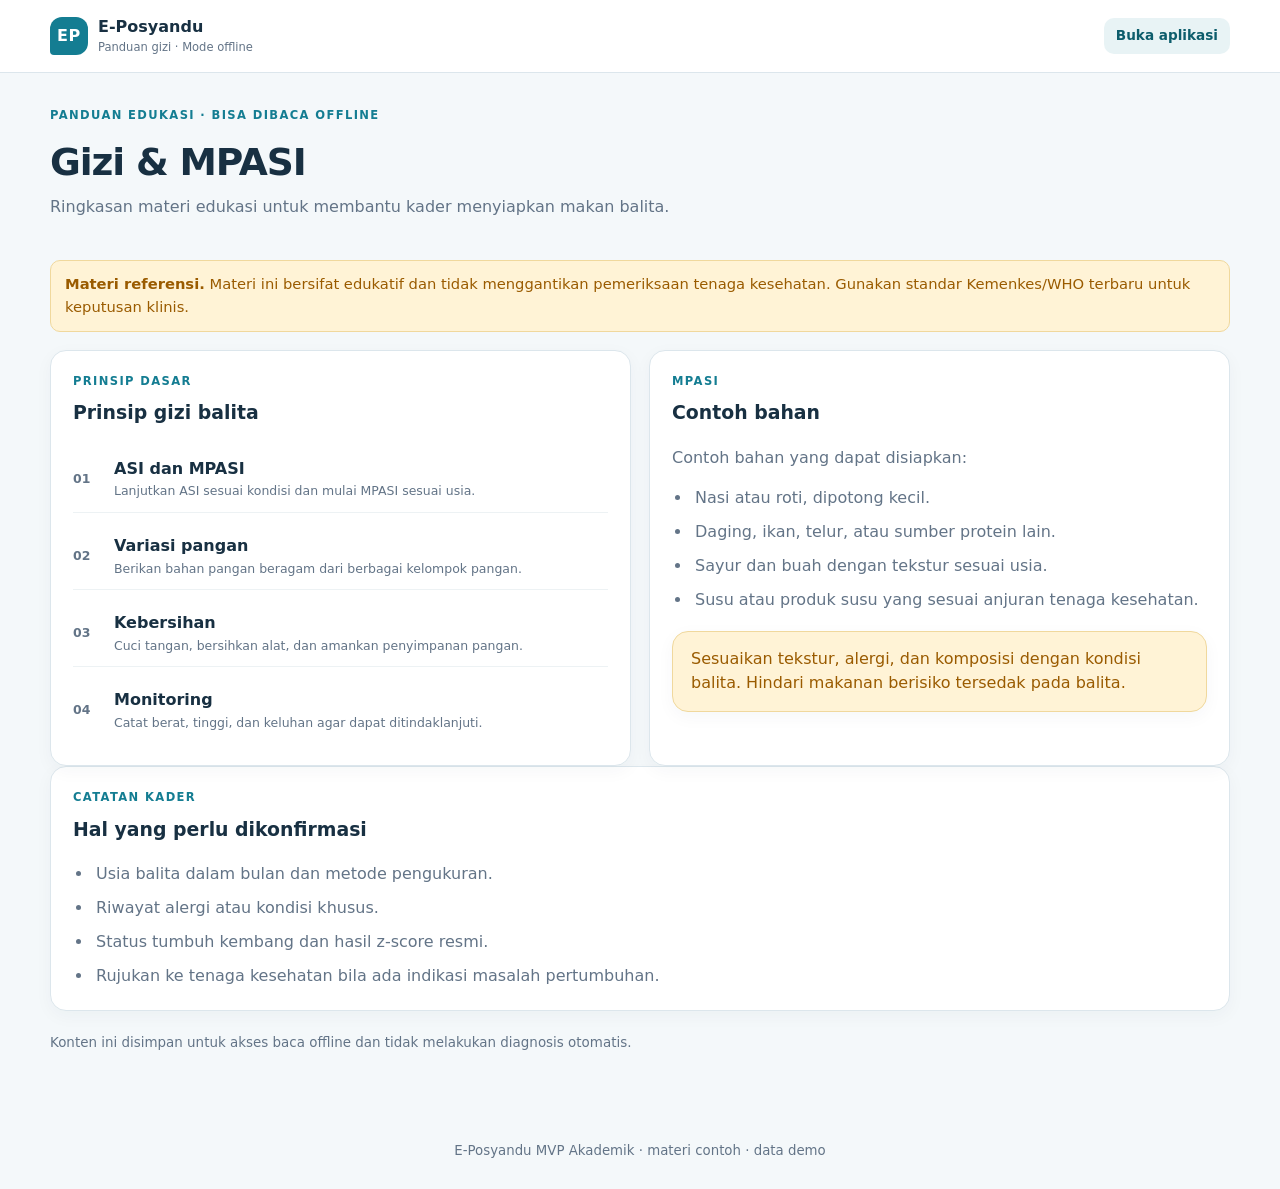
<file: modules/gizi/index.html>
<!doctype html>
<html lang="id">
<head>
    <meta charset="utf-8">
    <meta name="viewport" content="width=device-width, initial-scale=1">
    <meta name="theme-color" content="#147d92">
    <meta name="description" content="Panduan gizi dan MPASI E-Posyandu untuk mode baca offline">
    <meta name="sw-path" content="../../sw.js">
    <link rel="manifest" href="../../manifest.json">
    <title>Panduan Gizi &amp; MPASI | E-Posyandu</title>
    <link rel="stylesheet" href="../../assets/css/style.css">
</head>
<body class="module-page offline-page">
<div class="app-shell">
    <header class="topbar">
        <div class="topbar-inner">
            <a class="brand" href="../../index.php" aria-label="Beranda E-Posyandu">
                <span class="brand-mark">EP</span>
                <span>
                    <strong>E-Posyandu</strong>
                    <small>Panduan gizi · Mode offline</small>
                </span>
            </a>
            <a class="button button-secondary button-small" href="../../index.php">Buka aplikasi</a>
        </div>
    </header>

    <main class="page-container">
        <section class="page-heading">
            <div>
                <p class="eyebrow">PANDUAN EDUKASI · BISA DIBACA OFFLINE</p>
                <h1>Gizi &amp; MPASI</h1>
                <p class="muted">Ringkasan materi edukasi untuk membantu kader menyiapkan makan balita.</p>
            </div>
        </section>

        <div class="alert alert-warning" role="note">
            <strong>Materi referensi.</strong>
            Materi ini bersifat edukatif dan tidak menggantikan pemeriksaan tenaga kesehatan. Gunakan standar Kemenkes/WHO terbaru untuk keputusan klinis.
        </div>

        <section class="content-grid">
            <article class="panel">
                <div class="panel-heading">
                    <div>
                        <p class="eyebrow">PRINSIP DASAR</p>
                        <h2>Prinsip gizi balita</h2>
                    </div>
                </div>
                <div class="module-list">
                    <div class="module-item">
                        <span class="module-number">01</span>
                        <div><strong>ASI dan MPASI</strong><small>Lanjutkan ASI sesuai kondisi dan mulai MPASI sesuai usia.</small></div>
                    </div>
                    <div class="module-item">
                        <span class="module-number">02</span>
                        <div><strong>Variasi pangan</strong><small>Berikan bahan pangan beragam dari berbagai kelompok pangan.</small></div>
                    </div>
                    <div class="module-item">
                        <span class="module-number">03</span>
                        <div><strong>Kebersihan</strong><small>Cuci tangan, bersihkan alat, dan amankan penyimpanan pangan.</small></div>
                    </div>
                    <div class="module-item">
                        <span class="module-number">04</span>
                        <div><strong>Monitoring</strong><small>Catat berat, tinggi, dan keluhan agar dapat ditindaklanjuti.</small></div>
                    </div>
                </div>
            </article>

            <article class="panel">
                <div class="panel-heading">
                    <div>
                        <p class="eyebrow">MPASI</p>
                        <h2>Contoh bahan</h2>
                    </div>
                </div>
                <p class="muted">Contoh bahan yang dapat disiapkan:</p>
                <ul class="content-list">
                    <li>Nasi atau roti, dipotong kecil.</li>
                    <li>Daging, ikan, telur, atau sumber protein lain.</li>
                    <li>Sayur dan buah dengan tekstur sesuai usia.</li>
                    <li>Susu atau produk susu yang sesuai anjuran tenaga kesehatan.</li>
                </ul>
                <div class="notice-panel">
                    Sesuaikan tekstur, alergi, dan komposisi dengan kondisi balita. Hindari makanan berisiko tersedak pada balita.
                </div>
            </article>
        </section>

        <section class="panel">
            <div class="panel-heading">
                <div>
                    <p class="eyebrow">CATATAN KADER</p>
                    <h2>Hal yang perlu dikonfirmasi</h2>
                </div>
            </div>
            <ul class="content-list">
                <li>Usia balita dalam bulan dan metode pengukuran.</li>
                <li>Riwayat alergi atau kondisi khusus.</li>
                <li>Status tumbuh kembang dan hasil z-score resmi.</li>
                <li>Rujukan ke tenaga kesehatan bila ada indikasi masalah pertumbuhan.</li>
            </ul>
        </section>

        <p class="muted page-note">Konten ini disimpan untuk akses baca offline dan tidak melakukan diagnosis otomatis.</p>
    </main>

    <footer class="site-footer">
        <small>E-Posyandu MVP Akademik · materi contoh · data demo</small>
    </footer>
</div>
<script src="../../assets/js/app.js" defer></script>
</body>
</html>
</file>
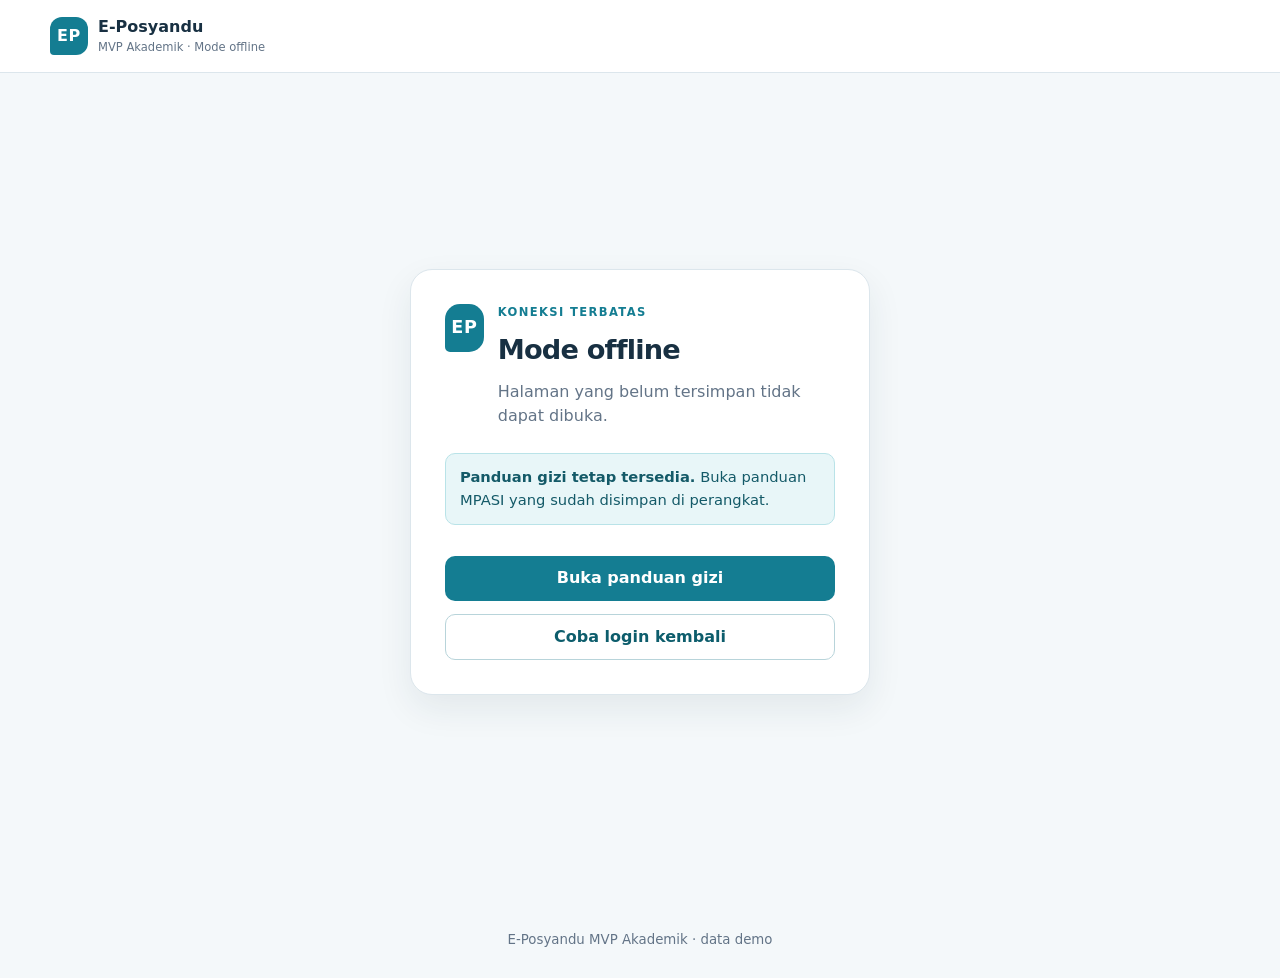
<file: offline.html>
<!doctype html>
<html lang="id">
<head>
    <meta charset="utf-8">
    <meta name="viewport" content="width=device-width, initial-scale=1">
    <meta name="theme-color" content="#147d92">
    <meta name="sw-path" content="sw.js">
    <link rel="manifest" href="manifest.json">
    <title>Offline | E-Posyandu</title>
    <link rel="stylesheet" href="assets/css/style.css">
</head>
<body class="module-page offline-page">
<div class="app-shell">
    <header class="topbar">
        <div class="topbar-inner">
            <a class="brand" href="index.php" aria-label="Beranda E-Posyandu">
                <span class="brand-mark">EP</span>
                <span>
                    <strong>E-Posyandu</strong>
                    <small>MVP Akademik · Mode offline</small>
                </span>
            </a>
        </div>
    </header>

    <main class="page-container">
        <section class="login-shell">
            <div class="login-card">
                <div class="login-heading">
                    <span class="brand-mark brand-mark-large">EP</span>
                    <div>
                        <p class="eyebrow">KONEKSI TERBATAS</p>
                        <h1>Mode offline</h1>
                        <p class="muted">Halaman yang belum tersimpan tidak dapat dibuka.</p>
                    </div>
                </div>

                <div class="alert alert-info" role="status">
                    <strong>Panduan gizi tetap tersedia.</strong>
                    Buka panduan MPASI yang sudah disimpan di perangkat.
                </div>

                <a class="button button-primary button-block" href="modules/gizi/index.html">Buka panduan gizi</a>
                <a class="button button-ghost button-block" href="index.php">Coba login kembali</a>
            </div>
        </section>
    </main>

    <footer class="site-footer">
        <small>E-Posyandu MVP Akademik · data demo</small>
    </footer>
</div>
<script src="assets/js/app.js" defer></script>
</body>
</html>
</file>
<file: assets/css/style.css>
:root {
    --ink: #183042;
    --muted: #637487;
    --line: #dce6ec;
    --surface: #ffffff;
    --background: #f4f8fa;
    --primary: #147d92;
    --primary-dark: #0d5d6c;
    --accent: #f2b84b;
    --success: #18794e;
    --success-soft: #e5f5ed;
    --warning: #9a5b00;
    --warning-soft: #fff3d6;
    --danger: #a12b2b;
    --danger-soft: #fde8e8;
    --shadow: 0 14px 35px rgba(24, 48, 66, 0.08);
    font-family: Inter, ui-sans-serif, system-ui, -apple-system, BlinkMacSystemFont, "Segoe UI", sans-serif;
}

* {
    box-sizing: border-box;
}

body {
    margin: 0;
    min-height: 100vh;
    color: var(--ink);
    background: var(--background);
    line-height: 1.55;
}

a {
    color: var(--primary-dark);
}

.app-shell {
    min-height: 100vh;
    display: flex;
    flex-direction: column;
}

.topbar {
    background: var(--surface);
    border-bottom: 1px solid var(--line);
}

.topbar-inner {
    width: min(1180px, calc(100% - 32px));
    min-height: 72px;
    margin: 0 auto;
    display: flex;
    align-items: center;
    gap: 18px;
}

.brand {
    display: inline-flex;
    align-items: center;
    gap: 10px;
    color: var(--ink);
    text-decoration: none;
    margin-right: auto;
}

.brand strong,
.brand small {
    display: block;
}

.brand small {
    color: var(--muted);
    font-size: 0.72rem;
}

.brand-mark {
    width: 38px;
    height: 38px;
    display: inline-grid;
    place-items: center;
    color: #fff;
    background: var(--primary);
    border-radius: 12px 12px 12px 4px;
    font-weight: 800;
    letter-spacing: 0.04em;
}

.brand-mark-large {
    width: 48px;
    height: 48px;
    font-size: 1.1rem;
    border-radius: 15px 15px 15px 5px;
}

.user-box {
    text-align: right;
    line-height: 1.2;
}

.user-box span,
.user-box small {
    display: block;
}

.user-box small {
    margin-top: 4px;
    color: var(--muted);
    text-transform: capitalize;
}

.logout-form {
    margin: 0;
}

.page-container {
    width: min(1180px, calc(100% - 32px));
    flex: 1;
    margin: 0 auto;
    padding: 34px 0 52px;
}

.site-footer {
    width: min(1180px, calc(100% - 32px));
    margin: auto;
    padding: 18px 0 26px;
    color: var(--muted);
    text-align: center;
}

h1,
h2,
p {
    margin-top: 0;
}

h1 {
    margin-bottom: 8px;
    font-size: clamp(1.65rem, 3vw, 2.35rem);
    letter-spacing: -0.03em;
}

h2 {
    margin-bottom: 0;
    font-size: 1.18rem;
}

.muted,
.empty-state {
    color: var(--muted);
}

.eyebrow {
    margin-bottom: 8px;
    color: var(--primary);
    font-size: 0.72rem;
    font-weight: 800;
    letter-spacing: 0.12em;
}

.login-shell {
    min-height: calc(100vh - 150px);
    display: grid;
    place-items: center;
}

.login-card {
    width: min(100%, 460px);
    padding: 34px;
    background: var(--surface);
    border: 1px solid var(--line);
    border-radius: 22px;
    box-shadow: var(--shadow);
}

.login-heading {
    display: flex;
    align-items: flex-start;
    gap: 14px;
    margin-bottom: 24px;
}

.login-heading h1 {
    font-size: 1.7rem;
}

.login-heading p:last-child {
    margin-bottom: 0;
}

.stack-form {
    display: grid;
    gap: 9px;
}

.stack-form label {
    margin-top: 7px;
    font-size: 0.9rem;
    font-weight: 700;
}

input[type="text"],
input[type="password"] {
    width: 100%;
    min-height: 46px;
    padding: 10px 12px;
    color: var(--ink);
    background: #fbfdfe;
    border: 1px solid #c9d8e0;
    border-radius: 10px;
    font: inherit;
}

input[type="text"]:focus,
input[type="password"]:focus,
button:focus-visible,
summary:focus-visible {
    outline: 3px solid rgba(20, 125, 146, 0.25);
    outline-offset: 2px;
}

.button {
    min-height: 44px;
    padding: 10px 16px;
    border: 0;
    border-radius: 10px;
    font: inherit;
    font-weight: 750;
    cursor: pointer;
    text-decoration: none;
    display: inline-flex;
    align-items: center;
    justify-content: center;
}

.button-primary {
    color: #fff;
    background: var(--primary);
}

.button-primary:hover {
    background: var(--primary-dark);
}

.button-light {
    color: var(--primary-dark);
    background: #fff;
}

.button-light:hover {
    background: #eef8f9;
}

.button-secondary {
    color: var(--primary-dark);
    background: #e8f3f5;
}

.button-block {
    width: 100%;
    margin-top: 13px;
}

.button-small {
    min-height: 36px;
    padding: 7px 12px;
    font-size: 0.85rem;
}

.demo-notice {
    margin-bottom: 20px;
}

.demo-accounts {
    margin-top: 22px;
    color: var(--muted);
    font-size: 0.85rem;
}

.demo-accounts summary {
    cursor: pointer;
    color: var(--primary-dark);
    font-weight: 700;
}

.demo-accounts ul {
    margin-bottom: 0;
    padding-left: 20px;
}

code {
    padding: 2px 5px;
    color: var(--primary-dark);
    background: #eaf4f6;
    border-radius: 5px;
}

.alert {
    margin-bottom: 18px;
    padding: 12px 14px;
    border: 1px solid transparent;
    border-radius: 10px;
    font-size: 0.92rem;
}

.alert-info {
    color: #145a68;
    background: #e8f6f8;
    border-color: #b9e3e8;
}

.alert-warning {
    color: var(--warning);
    background: var(--warning-soft);
    border-color: #f0d89d;
}

.alert-error {
    color: var(--danger);
    background: var(--danger-soft);
    border-color: #f2b9b9;
}

.hero-card {
    display: flex;
    align-items: center;
    justify-content: space-between;
    gap: 24px;
    margin-bottom: 24px;
    padding: 28px;
    color: #fff;
    background: linear-gradient(130deg, #125f70, #1593a1);
    border-radius: 20px;
    box-shadow: var(--shadow);
}

.hero-card .muted,
.hero-card .eyebrow {
    color: rgba(255, 255, 255, 0.82);
}

.hero-card h1 {
    margin-bottom: 5px;
}

.hero-card .button-light {
    margin-top: 16px;
}

.role-chip {
    min-width: 110px;
    padding: 13px 16px;
    text-align: center;
    background: rgba(255, 255, 255, 0.16);
    border: 1px solid rgba(255, 255, 255, 0.25);
    border-radius: 14px;
}

.role-chip span,
.role-chip strong {
    display: block;
}

.role-chip span {
    font-size: 0.75rem;
    opacity: 0.8;
}

.role-chip strong {
    margin-top: 3px;
    text-transform: capitalize;
}

.stats-grid {
    display: grid;
    grid-template-columns: repeat(3, 1fr);
    gap: 16px;
    margin-bottom: 24px;
}

.stat-card,
.panel,
.notice-panel {
    background: var(--surface);
    border: 1px solid var(--line);
    border-radius: 16px;
    box-shadow: 0 5px 18px rgba(24, 48, 66, 0.04);
}

.stat-card {
    padding: 20px;
}

.stat-card strong {
    display: block;
    margin: 5px 0 2px;
    font-size: 2rem;
}

.stat-card small {
    color: var(--muted);
}

.stat-label {
    color: var(--muted);
    font-size: 0.82rem;
    font-weight: 700;
    text-transform: uppercase;
    letter-spacing: 0.05em;
}

.content-grid {
    display: grid;
    grid-template-columns: 1fr 1fr;
    gap: 18px;
}

.panel {
    padding: 22px;
}

.panel-heading {
    display: flex;
    align-items: flex-start;
    justify-content: space-between;
    gap: 12px;
    margin-bottom: 18px;
}

.module-list {
    display: grid;
    gap: 10px;
}

.module-item {
    display: flex;
    align-items: center;
    gap: 11px;
    padding: 11px 0;
    border-bottom: 1px solid #edf2f4;
}

.module-item:last-child {
    border-bottom: 0;
}

.module-number {
    width: 30px;
    color: var(--muted);
    font-size: 0.78rem;
    font-weight: 800;
}

.module-item div {
    flex: 1;
}

.module-item strong,
.module-item small {
    display: block;
}

.module-item small {
    color: var(--muted);
    font-size: 0.78rem;
}

.status {
    display: inline-flex;
    align-items: center;
    width: fit-content;
    padding: 4px 8px;
    border-radius: 999px;
    font-size: 0.68rem;
    font-weight: 800;
    white-space: nowrap;
}

.status-done {
    color: var(--success);
    background: var(--success-soft);
}

.status-next {
    color: var(--primary-dark);
    background: #e6f4f5;
}

.status-planned {
    color: var(--muted);
    background: #eef2f4;
}

.status-review {
    color: var(--warning);
    background: var(--warning-soft);
}

.table-wrap {
    overflow-x: auto;
}

table {
    width: 100%;
    border-collapse: collapse;
    font-size: 0.86rem;
}

th,
td {
    padding: 10px 8px;
    text-align: left;
    border-bottom: 1px solid #edf2f4;
    vertical-align: top;
}

th {
    color: var(--muted);
    font-size: 0.72rem;
    text-transform: uppercase;
    letter-spacing: 0.05em;
}

td small {
    color: var(--muted);
}

.notice-panel {
    margin-top: 18px;
    padding: 15px 18px;
    color: var(--warning);
    background: var(--warning-soft);
    border-color: #f0d89d;
}

.empty-state {
    padding: 20px 0;
    margin: 0;
}

@media (max-width: 760px) {
    .topbar-inner {
        flex-wrap: wrap;
        padding: 12px 0;
    }

    .user-box {
        margin-left: auto;
    }

    .page-container {
        padding-top: 22px;
    }

    .login-card {
        padding: 25px 20px;
    }

    .hero-card,
    .content-grid {
        grid-template-columns: 1fr;
    }

    .hero-card {
        display: block;
        padding: 22px;
    }

    .role-chip {
        width: fit-content;
        margin-top: 18px;
    }

    .stats-grid {
        grid-template-columns: 1fr;
    }
}

@media (max-width: 480px) {
    .topbar-inner,
    .page-container,
    .site-footer {
        width: min(100% - 22px, 1180px);
    }

    .brand small,
    .user-box small {
        display: none;
    }

    .logout-form {
        width: 100%;
    }

    .logout-form .button {
        width: 100%;
    }
}

/* Modul CRUD balita */
.main-nav {
    width: min(1180px, calc(100% - 32px));
    margin: 0 auto;
    display: flex;
    align-items: center;
    gap: 4px;
    overflow-x: auto;
    border-top: 1px solid #edf2f4;
}

.main-nav a,
.main-nav .nav-disabled {
    display: inline-flex;
    align-items: center;
    min-height: 42px;
    padding: 0 13px;
    color: var(--muted);
    font-size: 0.85rem;
    font-weight: 700;
    text-decoration: none;
    white-space: nowrap;
}

.main-nav a:hover {
    color: var(--primary-dark);
    background: #f1f8f9;
}

.main-nav .nav-disabled {
    color: #a7b4bd;
    cursor: not-allowed;
}

.page-heading {
    display: flex;
    align-items: flex-start;
    justify-content: space-between;
    gap: 20px;
    margin-bottom: 24px;
}

.page-heading h1 {
    margin-bottom: 4px;
}

.heading-actions {
    display: flex;
    flex-wrap: wrap;
    gap: 8px;
}

.button-ghost {
    color: var(--primary-dark);
    background: transparent;
    border: 1px solid #b8d4da;
}

.button-ghost:hover {
    background: #eef7f8;
}

.filter-panel {
    margin-bottom: 18px;
    padding: 17px;
}

.filter-form {
    display: flex;
    align-items: flex-end;
    flex-wrap: wrap;
    gap: 12px;
}

.field {
    display: grid;
    gap: 6px;
}

.field-grow {
    flex: 1 1 240px;
}

.field label,
.data-form label {
    color: var(--ink);
    font-size: 0.85rem;
    font-weight: 750;
}

.field input,
.field select,
.field textarea {
    width: 100%;
    min-height: 42px;
    padding: 8px 11px;
    color: var(--ink);
    background: #fbfdfe;
    border: 1px solid #c9d8e0;
    border-radius: 9px;
    font: inherit;
}

.field textarea {
    resize: vertical;
}

.field input:focus,
.field select:focus,
.field textarea:focus {
    outline: 3px solid rgba(20, 125, 146, 0.22);
    outline-offset: 1px;
}

.info-icon {
    width: 20px;
    height: 20px;
    display: inline-grid;
    place-items: center;
    flex: 0 0 auto;
    color: #fff;
    background: var(--primary);
    border-radius: 50%;
    font-size: 0.75rem;
    font-weight: 800;
}

.form-panel {
    max-width: 900px;
}

.data-form {
    display: grid;
    gap: 22px;
}

.form-grid {
    display: grid;
    grid-template-columns: repeat(2, minmax(0, 1fr));
    gap: 17px;
}

.required {
    color: var(--danger);
}

.field-error {
    color: var(--danger);
    font-size: 0.78rem;
}

.checkbox-field {
    display: flex;
    align-items: flex-start;
    gap: 9px;
    padding: 13px;
    background: #f6fafb;
    border: 1px solid #d9eaed;
    border-radius: 10px;
}

.checkbox-field input {
    margin-top: 3px;
    accent-color: var(--primary);
}

.checkbox-field label {
    color: var(--muted);
    font-size: 0.86rem;
}

.form-actions {
    display: flex;
    justify-content: flex-end;
    gap: 9px;
    padding-top: 4px;
}

.data-table th,
.data-table td {
    padding: 12px 9px;
}

.data-table th {
    background: #f8fbfc;
}

.table-actions {
    display: flex;
    align-items: center;
    flex-wrap: wrap;
    gap: 8px;
}

.text-action {
    padding: 0;
    color: var(--primary-dark);
    background: none;
    border: 0;
    font: inherit;
    font-size: 0.8rem;
    font-weight: 750;
    cursor: pointer;
    text-decoration: none;
}

.text-action:hover {
    text-decoration: underline;
}

.text-danger {
    color: var(--danger);
}

.inline-form {
    display: inline;
    margin: 0;
}

.empty-state-box {
    padding: 28px 16px;
    text-align: center;
    color: var(--muted);
    background: #fbfdfe;
    border: 1px dashed #c7d7de;
    border-radius: 12px;
}

.empty-state-box strong {
    color: var(--ink);
}

.empty-state-box p {
    margin: 5px 0 14px;
}

.detail-grid {
    display: grid;
    grid-template-columns: 1.3fr 0.7fr;
    gap: 18px;
    margin-bottom: 18px;
}

.detail-list {
    display: grid;
    gap: 0;
    margin: 0;
}

.detail-list div {
    display: flex;
    justify-content: space-between;
    gap: 18px;
    padding: 11px 0;
    border-bottom: 1px solid #edf2f4;
}

.detail-list div:last-child {
    border-bottom: 0;
}

.detail-list dt {
    color: var(--muted);
    font-size: 0.85rem;
}

.detail-list dd {
    margin: 0;
    font-weight: 700;
    text-align: right;
}

.consent-box {
    display: grid;
    gap: 3px;
    padding: 14px;
    border: 1px solid transparent;
    border-radius: 11px;
}

.consent-box span {
    font-size: 0.82rem;
}

.consent-granted {
    color: var(--success);
    background: var(--success-soft);
    border-color: #bce3cd;
}

.consent-withdrawn,
.consent-missing {
    color: var(--warning);
    background: var(--warning-soft);
    border-color: #f0d89d;
}

.content-list {
    display: grid;
    gap: 9px;
    margin: 0;
    padding-left: 20px;
    color: var(--muted);
}

.content-list li {
    padding-left: 3px;
}

.page-note {
    margin-top: 22px;
    font-size: 0.84rem;
}

.detail-note {
    margin: 16px 0 0;
    font-size: 0.82rem;
}

@media (max-width: 760px) {
    .main-nav {
        width: min(100% - 22px, 1180px);
    }

    .page-heading,
    .heading-actions {
        display: block;
    }

    .page-heading .button,
    .heading-actions .button {
        width: 100%;
        margin-top: 12px;
    }

    .form-grid,
    .detail-grid {
        grid-template-columns: 1fr;
    }

    .filter-form {
        align-items: stretch;
    }

    .filter-form .field,
    .filter-form .button {
        width: 100%;
        flex-basis: auto;
    }
}

.report-stats {
    grid-template-columns: repeat(4, minmax(0, 1fr));
}

.print-actions {
    display: flex;
    justify-content: flex-end;
    gap: 9px;
    margin-bottom: 18px;
}

.print-document {
    padding: 26px;
    background: #fff;
    border: 1px solid var(--line);
    border-radius: 14px;
}

.print-document-header {
    display: flex;
    align-items: flex-start;
    justify-content: space-between;
    gap: 20px;
    padding-bottom: 18px;
    border-bottom: 2px solid var(--ink);
}

.print-document-header h1 {
    margin-bottom: 3px;
}

.print-document-header p:last-child {
    margin-bottom: 0;
    color: var(--muted);
}

.print-meta {
    display: grid;
    gap: 3px;
    color: var(--muted);
    font-size: 0.82rem;
    text-align: right;
}

.print-meta strong {
    color: var(--ink);
}

.print-summary {
    display: grid;
    grid-template-columns: repeat(4, 1fr);
    gap: 10px;
    margin: 18px 0;
}

.print-summary div {
    display: grid;
    gap: 2px;
    padding: 10px;
    background: #f4f8fa;
    border-radius: 8px;
}

.print-summary span {
    color: var(--muted);
    font-size: 0.75rem;
}

.print-summary strong {
    font-size: 1.25rem;
}

.print-disclaimer {
    padding: 9px 11px;
    color: var(--warning);
    background: var(--warning-soft);
    border-radius: 7px;
    font-size: 0.82rem;
}

.print-table {
    width: 100%;
    margin-top: 16px;
    border-collapse: collapse;
    font-size: 0.76rem;
}

.print-table th,
.print-table td {
    padding: 7px 6px;
    border: 1px solid #cfdae0;
    text-align: left;
}

.print-table th {
    color: var(--ink);
    background: #f1f6f7;
}

@media print {
    .topbar,
    .site-footer,
    .print-actions,
    .alert,
    .no-print {
        display: none !important;
    }

    body,
    .app-shell,
    .page-container {
        background: #fff;
    }

    .page-container {
        width: 100%;
        padding: 0;
    }

    .print-document {
        padding: 0;
        border: 0;
        border-radius: 0;
    }

    .print-table {
        font-size: 9pt;
    }

    .print-table th,
    .print-table td {
        padding: 4px;
    }
}

@media (max-width: 760px) {
    .report-stats,
    .print-summary,
    .print-document-header {
        grid-template-columns: 1fr;
        display: block;
    }

    .print-summary div {
        margin-bottom: 8px;
    }

    .print-meta {
        margin-top: 14px;
        text-align: left;
    }
}
</file>
